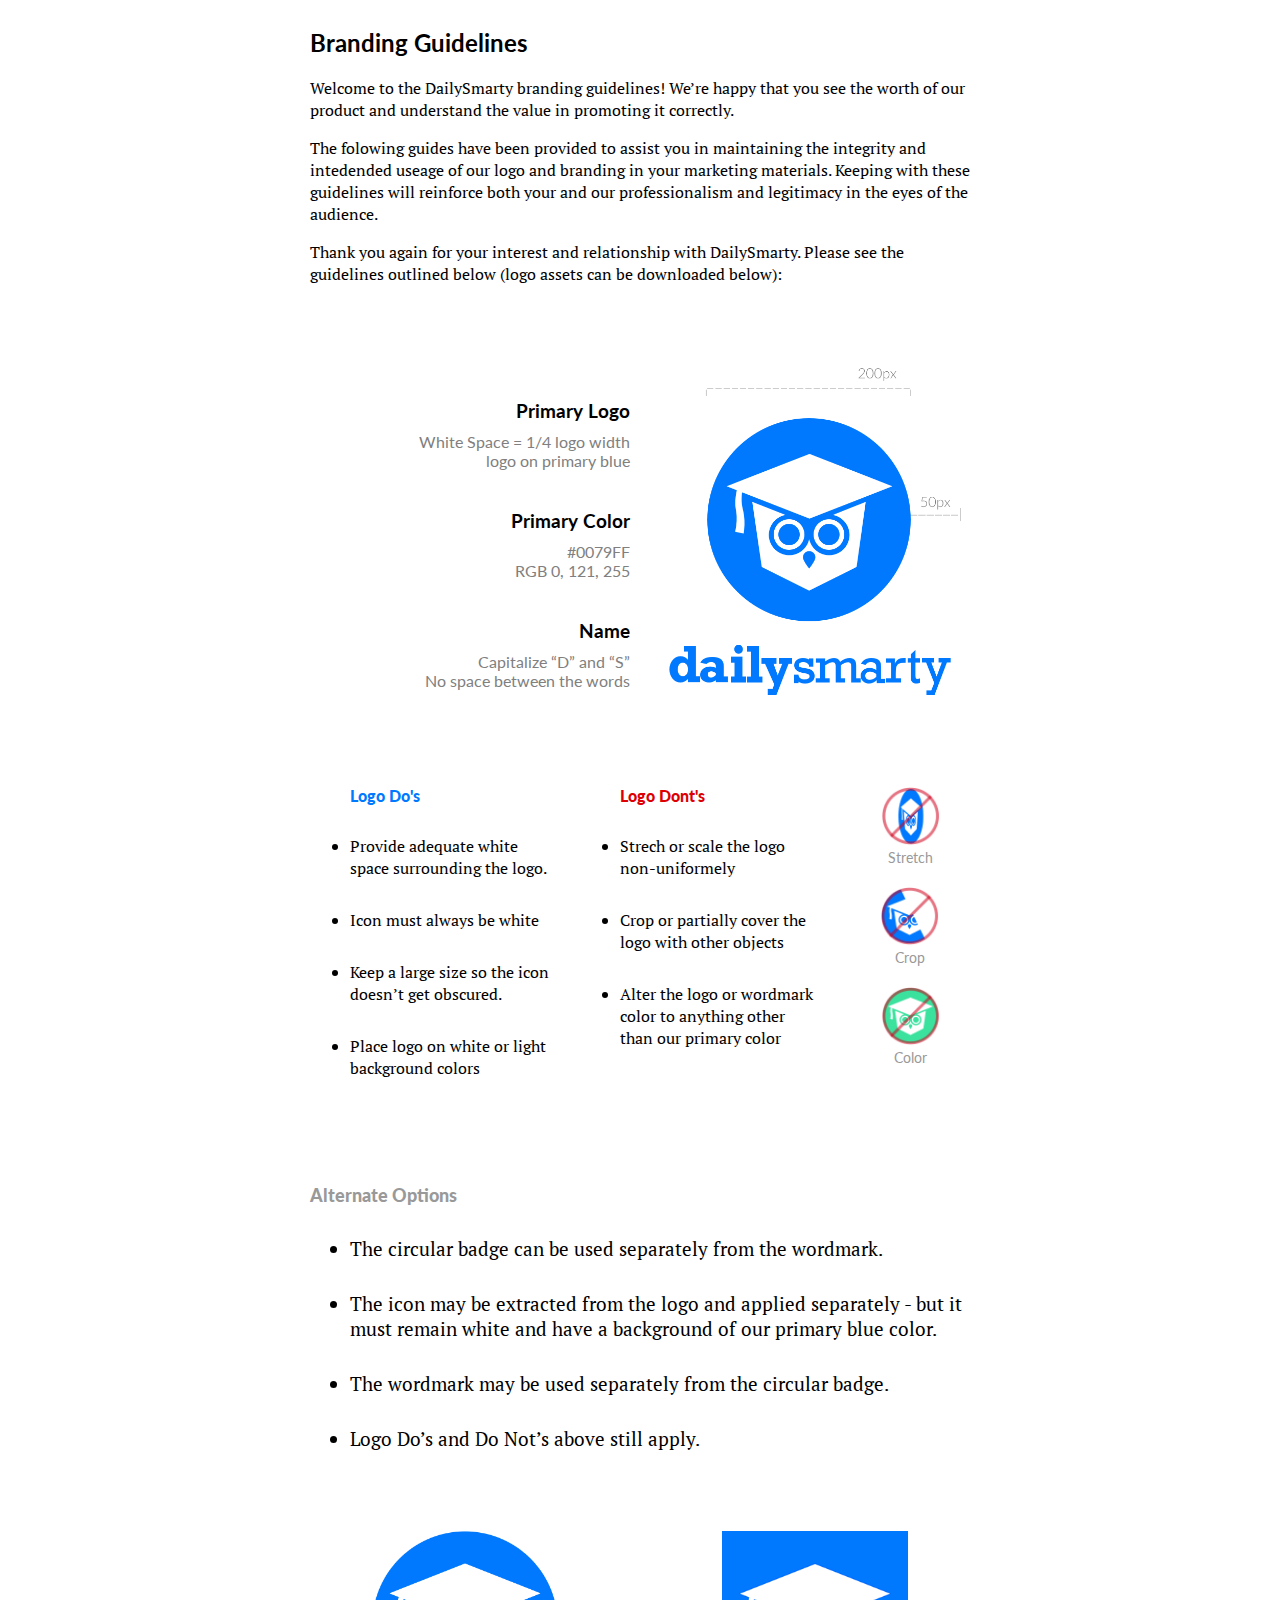
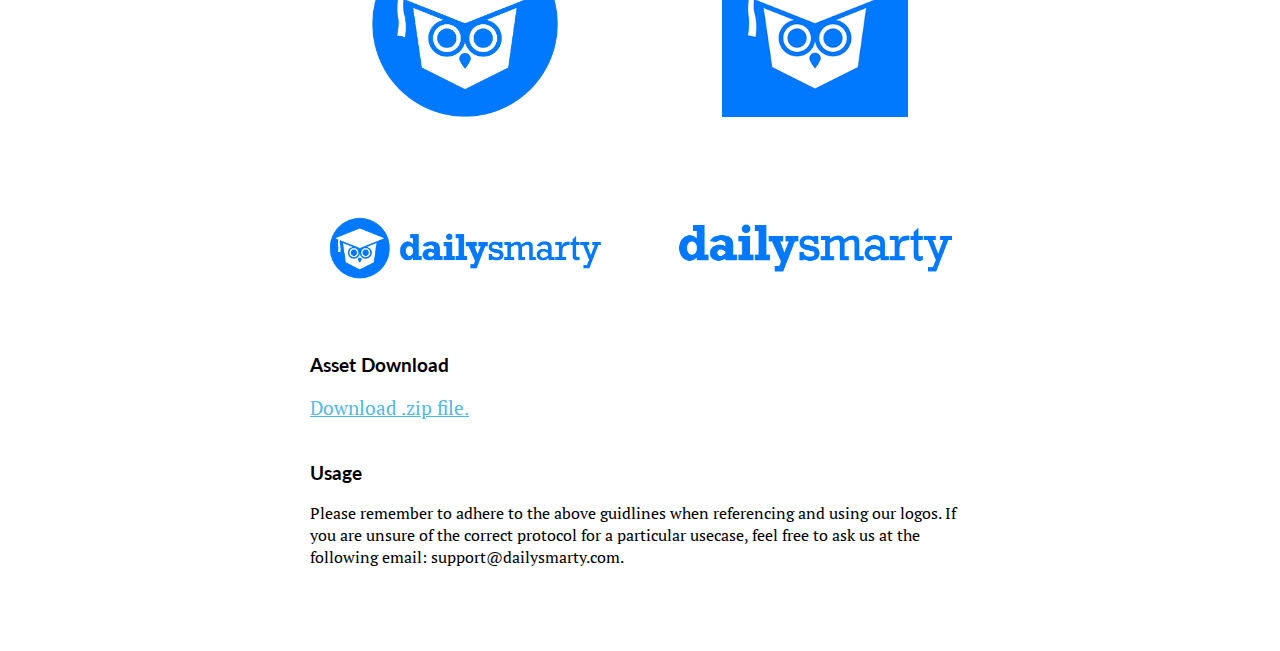
<file: basics/index.html>
<!DOCTYPE html>
<html lang='en'>

<head>
  <meta charset='UTF-8'>
  <title>CSS Grid</title>
  <link href="https://fonts.googleapis.com/css?family=Lato" rel="stylesheet">
  <link href="https://fonts.googleapis.com/css?family=PT+Serif" rel="stylesheet">

  <style>
    body {
      font-family: 'Lato', sans-serif;
      background-color: #ffffff;
    }

    p,
    li {
      font-family: 'PT Serif', serif;
    }

    .container {
      display: flex;
      justify-content: center;
    } 

    .content-wrapper {
      width: 660px;
    }

    .style-details {
      display: grid;
      grid-template-columns: 1fr 1fr;
      grid-gap: 20px;
      margin-top: 75px;
      margin-bottom: 75px;
    }

    .style-details-logo img {
      width: 100%;
    }

    .style-details-text {
      text-align: right;
    }

    .style-details-text div {
      color: #808080;
      font-weight: normal;
    }

    .style-details-text h3 {
      margin-top: 40px;
      margin-bottom: 10px;
    }

    .dos_dont_wrapper {
      margin-top: 75px;
      margin-bottom: 75px;
      display: grid;
      grid-template-columns: 2fr 2fr 1fr;
      grid-gap: 30px;
    }

    .dont_image_box {
      text-align: center;
      margin-bottom: 20px;
    }

    .dont_image_box img {
      width: 50%;
    }

    .dont_image_box div {
      font-size: 14px;
      color: #999999;
    }

    .dos_dont_heading {
      font-weight: 900;
      margin-bottom: 20px;
      margin-left: 40px;
    }

    .blue_text {
      color: #0079ff;
    }

  .red_text {
    color: #dc0004;
  }

  .dos_dont_list li {
    margin-top: 30px;
    margin-bottom: 30px;
    font-size: 16px;
  }

  .alternate_options_wrapper {
    margin-top: 75px;
    margin-bottom: 75px;
  }

  .alternate_options_wrapper h3 {
    color: #999999;
    font-size: 18px;
    font-weight: 900;
  }

  .alternate_options_wrapper li {
    margin-top: 30px;
    margin-bottom: 30px;
    font-size: 19px;
  }

  .alertnate_options_images {
    margin-top: 80px;
    display: grid;
    grid-template-columns: repeat(2, 1fr);
    justify-items: center;
    grid-gap: 100px 40px;
  }

  .image_logos {
    width: 60%;
  }

  .text_logo {
    width: 90%;
  }

  .additional_branding_details {
    margin-top: 75px;
    margin-bottom: 75px;
  }

  .additional_branding_details a {
    color: #4fb8e8;
    font-size: 19px;
  }

  .additional_branding_details p {
    margin-bottom: 42px;
  }
/*smart phone width*/
  @media (max-width: 48em) {
    .style-details, .dos_dont_wrapper {
      grid-template-columns: 1fr;
      grid-gap: 50px;
    }

    .style-details-text {
      text-align: center;
    }
  }
  </style>
</head>

<body>
  <div class="container">


    <div class="content-wrapper">
      <h2>Branding Guidelines</h2>
      <p>Welcome to the DailySmarty branding guidelines! We’re happy that you see the worth of our product and understand the value in promoting it correctly.</p>

      <p>The folowing guides have been provided to assist you in maintaining the integrity and intedended useage of our logo and branding in your marketing materials. Keeping with these guidelines will reinforce both your and our professionalism and legitimacy in the eyes of the audience.</p>

      <p>Thank you again for your interest and relationship with DailySmarty. Please see the guidelines outlined below (logo assets can be downloaded below):</p>
    
      <div class="style-details">
        <div class="style-details-text">
          <h3>Primary Logo</h3>
          <div>White Space = 1/4 logo width</div>
          <div>logo on primary blue</div>

          <h3>Primary Color</h3>
          <div>#0079FF</div>
          <div>RGB 0, 121, 255</div>

          <h3>Name</h3>
          <div>Capitalize “D” and “S”</div>
          <div>No space between the words</div>
        </div>

        <div class="style-details-logo">
          <img src="images/logo-with-margin.png" alt=>
        </div>        
      </div>

      <div class="dos_dont_wrapper">
        <div class="dos_dont_list">
          <div class="dos_dont_heading blue_text">
            Logo Do's
          </div>
        
          <ul>
            <li>Provide adequate white space surrounding the logo.</li>
            <li>Icon must always be white</li>
            <li>Keep a large size so the icon doesn’t get obscured.</li>
            <li>Place logo on white or light background colors</li>
          </ul>
        </div>
        <div class="dos_dont_list">
          <div class="dos_dont_heading red_text">
            Logo Dont's
          </div>

          <ul>
            <li>Strech or scale the logo non-uniformely</li>
            <li>Crop or partially cover the logo with other objects</li>
            <li>Alter the logo or wordmark color to anything other than our primary color</li>
          </ul>
        </div>

        <div class="donts_images">
          <div class="dont_image_box">
            <img src="images/dont_stretch.png" alt="">
            <div>Stretch</div>
          </div>
          <div class="dont_image_box">
            <img src="images/dont_crop.png" alt="">
            <div>Crop</div>
          </div>
          <div class="dont_image_box">
            <img src="images/dont_color.png" alt="">
            <div>Color</div>
          </div> 
        </div>        
      </div>

      <div class="alternate_options_wrapper">
        <h3>Alternate Options</h3>

        <ul>
          <li>The circular badge can be used separately from the wordmark.</li>
          <li>The icon may be extracted from the logo and applied separately - but it must remain white and have a background of our primary blue color.</li>
          <li>The wordmark may be used separately from the circular badge.</li>
          <li>Logo Do’s and Do Not’s above still apply.</li>
        </ul>

        <div class="alertnate_options_images">
          <img class="image_logos" src="images/ds_circle_logo.png" alt="logo">
          <img class="image_logos"  src="images/ds_square_logo.png" alt="logo">
          <img class="text_logo"  src="images/ds_icon_text_logo.png" alt="logo">
          <img class="text_logo"  src="images/ds_text_logo.png" alt="logo">
        </div>
      </div>
      <div class="additional_branding_details">
        <h3>Asset Download</h3>
        <p>
          <a href="#">Download .zip file.</a>
        </p>
        <h3>Usage</h3>

        <p>Please remember to adhere to the above guidlines when referencing and using our logos. If you are unsure of the correct protocol for a particular usecase, feel free to ask us at the following email: support@dailysmarty.com.</p>
      </div>
    </div>

    
  </div>
</body>

</html>
</file>
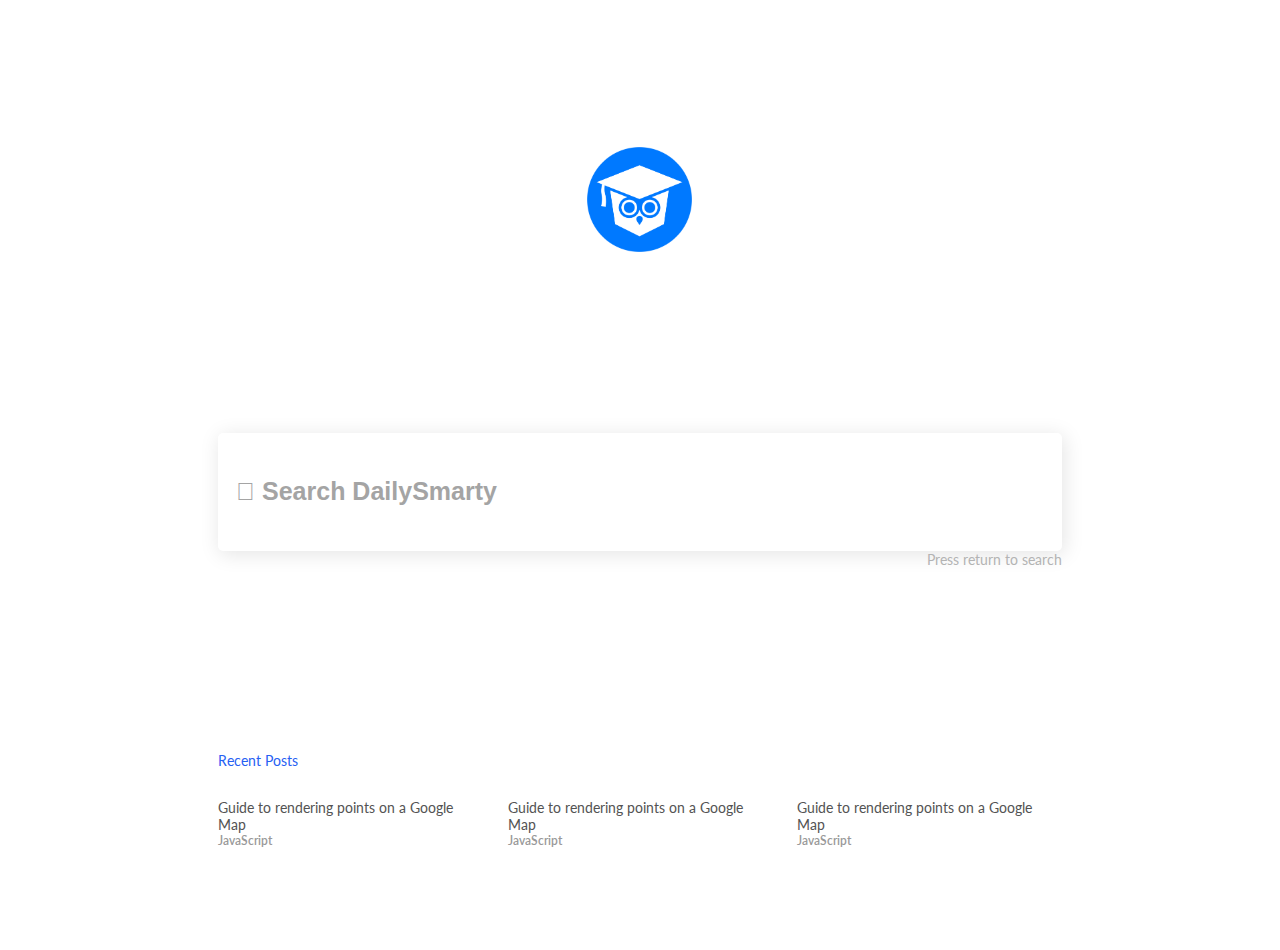
<file: search engine/index.html>
<!DOCTYPE html>
<html lang="en">

<head>
    <meta charset="UTF-8">
    <meta http-equiv="X-UA-Compatible" content="IE=edge">
    <meta name="viewport" content="width=device-width, initial-scale=1.0">
    <title>Front End Search Implementationt</title>
    <link rel="preconnect" href="https://fonts.googleapis.com">
    <link rel="preconnect" href="https://fonts.gstatic.com" crossorigin>
    <link href="https://fonts.googleapis.com/css2?family=Josefin+Sans:wght@600;700&family=Lato&family=Montserrat:wght@200&family=Noto+Sans+Mono&family=Open+Sans:ital,wght@0,700;0,800;1,700&family=Oswald:wght@300;700&family=Roboto&family=Roboto+Slab&family=Ubuntu+Condensed&display=swap" rel="stylesheet">
    <link rel="stylesheet" href="https://use.fontawesome.com/releases/v5.15.4/css/all.css" integrity="sha384-DyZ88mC6Up2uqS4h/KRgHuoeGwBcD4Ng9SiP4dIRy0EXTlnuz47vAwmeGwVChigm" crossorigin="anonymous">
    <link rel="stylesheet" type="text/css" media="screen" href="main.css" />
</head>

<body>

    <div class="container container-homepage">
        <div class="homepage-logo">
            <img src="images/ds_circle_logo.png" alt="logo">
        </div>

        <div class="search-bar homepage-search-bar">
            <input type="text" placeholder="&#xf002; Search DailySmarty">
            <p>Press return to search</p>
        </div>
        

        <div class="recent-posts-wrapper">
            <div class="recent-post-heading">
                Recent Posts 
            </div>

            <div class="recent-posts">
                <div class="recent-post">
                    <div class="recent-post-title">
                        Guide to rendering points on a Google Map
                    </div>
                    <div class="recent-post-category">
                        JavaScript
                    </div>
                </div>
                <div class="recent-post">
                    <div class="recent-post-title">
                        Guide to rendering points on a Google Map
                    </div>
                    <div class="recent-post-category">
                        JavaScript
                    </div>
                </div>
                <div class="recent-post">
                    <div class="recent-post-title">
                        Guide to rendering points on a Google Map
                    </div>
                    <div class="recent-post-category">
                        JavaScript
                    </div>
                </div>
            </div>
        </div>
    </div>
</body>

</html>
</file>
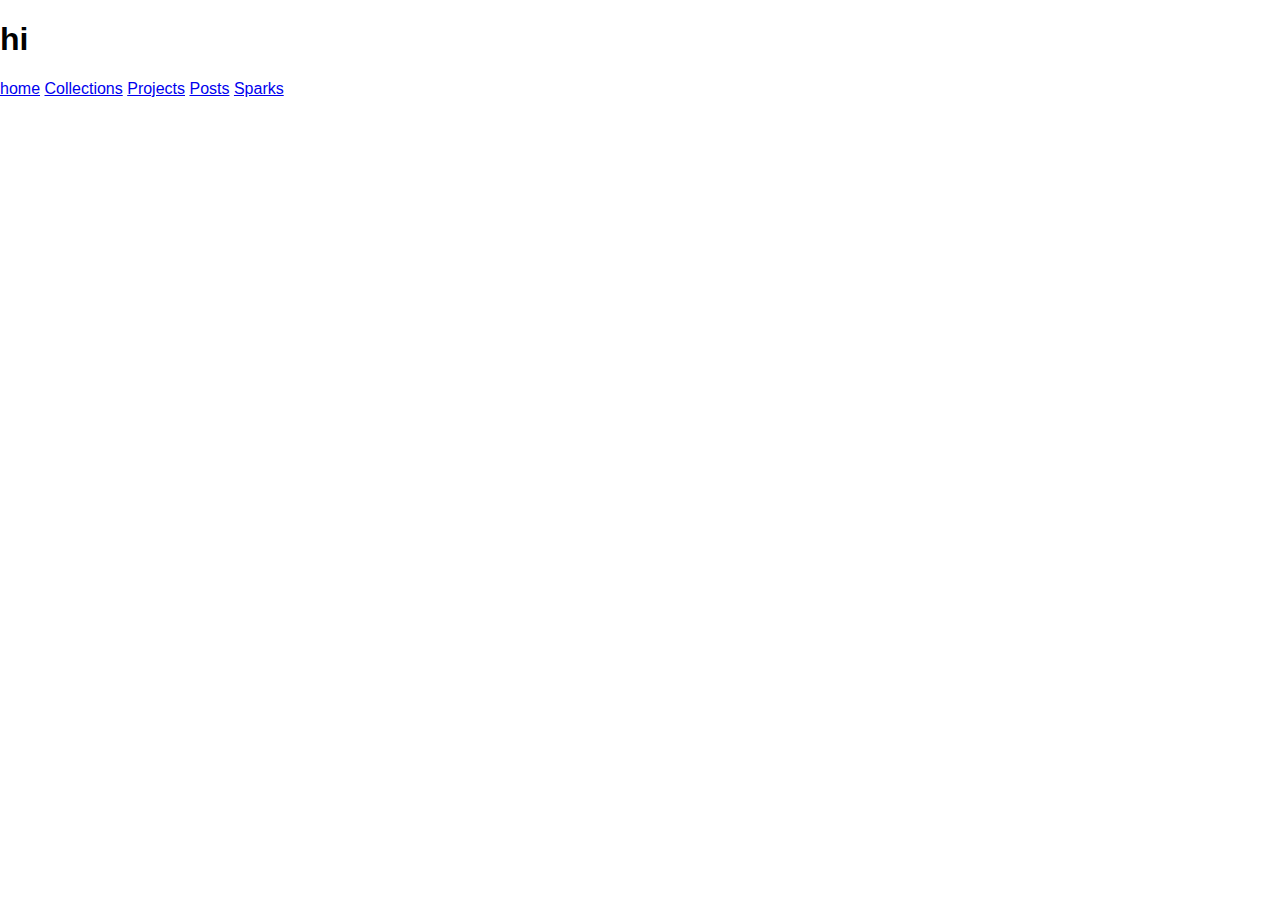
<file: pen.css/Collections.html>
<!DOCTYPE html>
<html lang="en">
<head>
    <meta charset="UTF-8">
    <meta http-equiv="X-UA-Compatible" content="IE=edge">
    <meta name="viewport" content="width=device-width, initial-scale=1.0">
    <title>Collections</title>

    <link rel="stylesheet" href="pen.css">

</head>
<body>
    <h1>hi</h1>

        <a href="Index.html">home</a>
        <a href="Collections.html">Collections</a>
        <a href="Projects.html">Projects</a>
        <a href="Posts.html">Posts</a>
        <a href="Spark.html">Sparks</a>




</body>
</html>
</file>
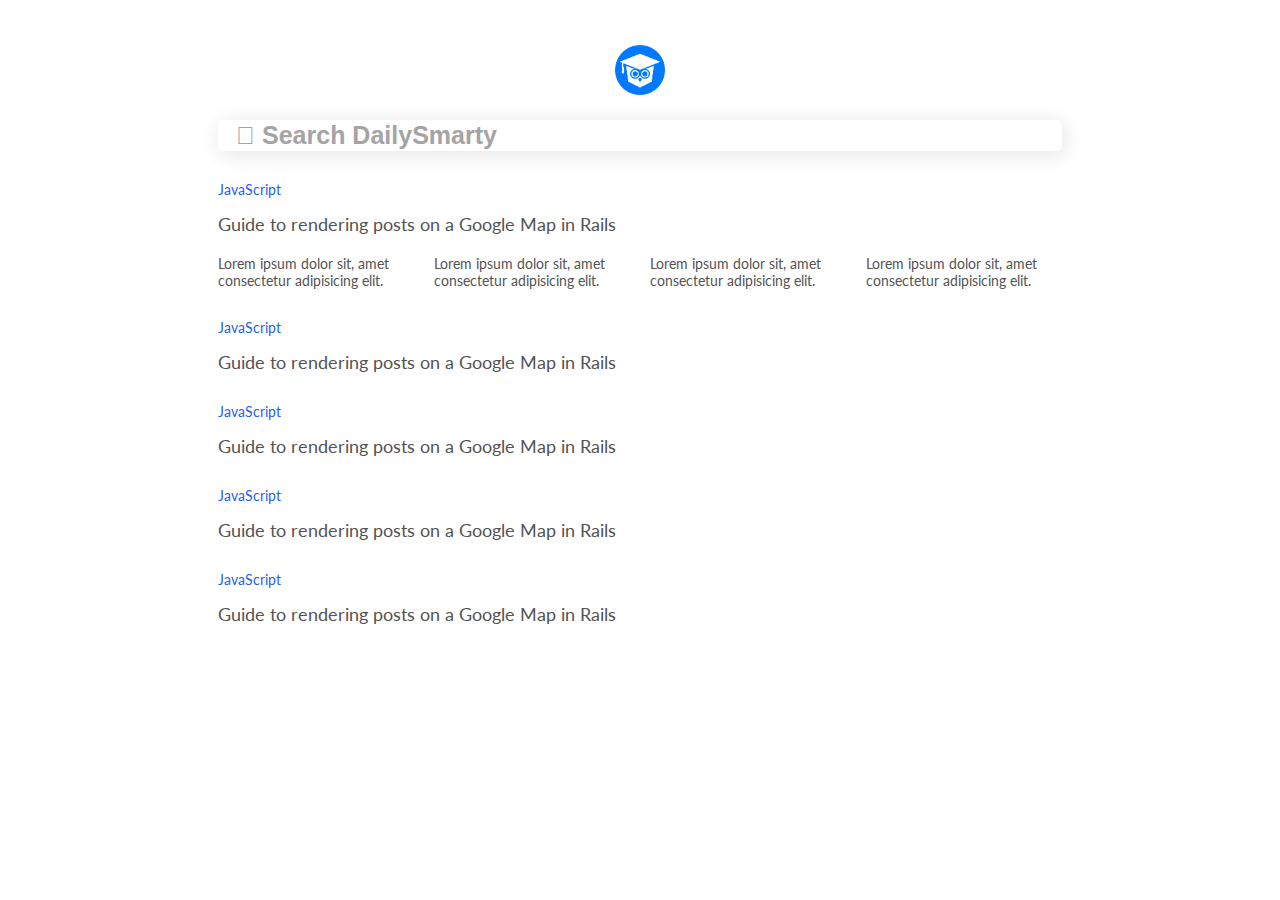
<file: search engine/results.html>
<!DOCTYPE html>
<html lang="en">

<head>
    <meta charset="UTF-8">
    <meta http-equiv="X-UA-Compatible" content="IE=edge">
    <meta name="viewport" content="width=device-width, initial-scale=1.0">
    <title>Front End Search Implementationt Results page</title>
    <link rel="preconnect" href="https://fonts.googleapis.com">
    <link rel="preconnect" href="https://fonts.gstatic.com" crossorigin>
    <link href="https://fonts.googleapis.com/css2?family=Josefin+Sans:wght@600;700&family=Lato&family=Montserrat:wght@200&family=Noto+Sans+Mono&family=Open+Sans:ital,wght@0,700;0,800;1,700&family=Oswald:wght@300;700&family=Roboto&family=Roboto+Slab&family=Ubuntu+Condensed&display=swap" rel="stylesheet">
    <link rel="stylesheet" href="https://use.fontawesome.com/releases/v5.15.4/css/all.css" integrity="sha384-DyZ88mC6Up2uqS4h/KRgHuoeGwBcD4Ng9SiP4dIRy0EXTlnuz47vAwmeGwVChigm" crossorigin="anonymous">
    <link rel="stylesheet" type="text/css" media="screen" href="main.css" />
</head>

<body>

    <div class="container container-results">
        <div class="results-logo">
            <img src="images/ds_circle_logo.png" alt="logo">
        </div>

        <div class="search-bar results-search-bar">
            <input type="text" placeholder="&#xf002; Search DailySmarty">
        </div>
        
        <div class="results-posts-wrapper">
            
            <div class="post">
                <div class="category-name">
                    JavaScript
                </div>

                <div class="result-post-title">
                    <a href="#">
                    Guide to rendering posts on a Google Map in Rails
                    </a>
                </div>
                <div class="result-post-links-wrapper">
                    <a href="#" class="result-post-link">Lorem ipsum dolor sit, amet consectetur adipisicing elit.</a>
                    <a href="#" class="result-post-link">Lorem ipsum dolor sit, amet consectetur adipisicing elit.</a>
                    <a href="#" class="result-post-link">Lorem ipsum dolor sit, amet consectetur adipisicing elit.</a>
                    <a href="#" class="result-post-link">Lorem ipsum dolor sit, amet consectetur adipisicing elit.</a>
                </div>
            </div>
            <div class="post">
                <div class="category-name">
                    JavaScript
                </div>

                <div class="result-post-title">
                    <a href="#">
                    Guide to rendering posts on a Google Map in Rails
                    </a>
                </div>
            </div>
            <div class="post">
                <div class="category-name">
                    JavaScript
                </div>

                <div class="result-post-title">
                    <a href="#">
                    Guide to rendering posts on a Google Map in Rails
                    </a>
                </div>
            </div>
            <div class="post">
                <div class="category-name">
                    JavaScript
                </div>

                <div class="result-post-title">
                    <a href="#">
                    Guide to rendering posts on a Google Map in Rails
                    </a>
                </div>
            </div>
            <div class="post">
                <div class="category-name">
                    JavaScript
                </div>

                <div class="result-post-title">
                    <a href="#">
                    Guide to rendering posts on a Google Map in Rails
                    </a>
                </div>
            </div>
        </div>
    </div>
</body>

</html>
</file>
<file: search engine/main.css>
html {
    font-family: "lato", sans-serif;
    box-sizing: border-box;
    font-size: 62.5%;
}

*,
*::before,
*::after {
    margin: 0;
    box-sizing: inherit;
}

.container {
    display: grid;
    grid-template-rows: repeat(auto-fit, minmax(100px, 1fr));
    grid-template-columns: 1fr 1fr 1fr;
    justify-items: center;
}

.container-results {
    margin-top: 2em;
}

.container-homepage {
    margin-top: 5em;
    align-items: center;
    height: 100vh;
}

.homepage-logo {
    grid-column: 2;
    grid-row: 1;
}

.homepage-logo img {
    width: 10.5rem;
}

.search-bar {
    grid-column: 1/-1;
    grid-row: 2;
}

.search-bar input {
    width: 66vw;
    padding-left: 0.75em;
}

.homepage-search-bar input {
    height: 11.8rem;
}

.result-search-bar input {
    height: 5rem;
    margin-bottom: 1em;
    margin-top: 3em;
}

.search-bar input[type="text"] {
    font-size: 2.5em;
    font-family: "font awesome\ 5 free", Arial, Helvetica, sans-serif;
    font-weight: 600;
    color: #585858;
    box-shadow: 2px 3px 20px 1px rgba(0, 0, 0, 0.1);
    border: 0px solid transparent;
    border-radius: 0.5rem;
}

.search-bar input[type=text]::placeholder {
    font-family: 'font awesome\ 5 free', Arial, Helvetica, sans-serif;
    font-weight: 600;
    color: #a4a4a4;
}

.search-bar input[type=text]:focus {
    outline: none;
    box-shadow: 2px 3px 20px 1px rgba(0, 0, 0, 0.3);
}

.search-bar p {
    color: #b3b3b3;
    font-size: 1.4rem;
    line-height: 1.7rem;
    margin-top: 2.3;
    text-align: right;
}

.recent-posts-wrapper {
    grid-column: 1/-1;
    grid-row: 3;
}

.recent-post-heading {
    color: #2660f3;
    margin-bottom: 3rem;
    font-size: 1.4rem;
}

.recent-posts {
    display: grid;
    width: 66vw;
    grid-template-columns: repeat(auto-fit, minmax(100px, 1fr));
    grid-gap: 2.5rem;
}

.recent-post-title {
    color: #535353;
    font-size: 1.4rem;
}

.recent-post-category {
    color: #999999;
    font-size: 1.2rem;
    font-weight: 600;
}

/*Results page styles*/

.results-posts-wrapper {
    grid-row: 3;
    grid-column: 1/-1;
    width: 66vw;
}

.post {
    margin-top: 3em;
    margin-bottom: 3em;
}

.category-name {
    color: #2660f3;
    margin-bottom: 1.5rem;
    font-size: 1.4rem;
}

.result-post-title a {
    color: #535353;
    text-decoration: none;
    font-size: 1.8rem;
}

.result-post-links-wrapper {
    margin-top: 2rem;
    display: grid;
    grid-template-columns: repeat(auto-fit, minmax(100px, 1fr));
    grid-gap: 2rem;
}

.result-post-link {
    color: #535353;
    text-decoration: none;
    font-size: 1.4rem;
}

.result-post-link:hover {
    text-decoration: underline;
}

.results-logo {
    grid-row: 1;
    grid-column: 2;
    display: flex;
    justify-content: center;
    align-items: center;
}

.results-logo img {
    width: 50px;
}
</file>
<file: pen.css/pen.css>
body {
  margin: 0px;
  padding: 0px;
  font-family: "Lato", sans-serif;
}

.navigation-wrapper {
  height: 105px;
  background-color: #000;
  color: #f8f8f8;
  display: flex;
}

.navigation-wrapper > .left-column img {
  width: 216px;
  height: 40px;
  padding-top: 35px;
  padding-left:  20px;
  
}

.center-column-link {
    display: flex;
    flex-wrap: wrap;
    justify-content: space-between;
    align-content: center;
    text-decoration-color: #f8f8f8;
    font-weight: 600;
    color: #f8f8f8;
    padding: 0px 40px;
}

.center-column-link > .header {
  color: #ffff00;
  flex-basis: 100%;
}

.nav-link a {
  text-decoration: none;
  color: #f8f8f8;
  font-family: inherit;
  font-size: 20px;
  font-weight: 600;
}

.nav-link-spark a {
  text-decoration: none;
  color: #848482;
  font-family: inherit;
  font-size: 20px;
  font-weight: 600;
  padding-left: 15px;
}

.nav-link-spark i {
  padding-left: 10px;
}

.right-column {
    display: flex;
    justify-content: flex-end;
    flex-grow: 1;
    align-items: center;
    background-color: #000;
    padding-right: 20px;
}

.square_btn {
  height: 40px;
  display: inline-block;
  justify-items: center;
  border-radius: 6px;
  padding: 0.3em 1em;
  text-decoration: none;
  background-color: #55595f;
  color: #f8f8f8;
  border: solid 3px #000;
  transition: .4s;
  font-size: 25px;
}

.square_btn:hover {
  opacity: 0.3;
  color: white;
}

.square_btn > .fa-chevron-down {
  color:#00fa9a;
  padding-left: 10px;
}

.fa-search {
  font-size: 2.5em;
  vertical-align: -webkit-baseline-middle;
  background-color: #000;
  color: #55595f;
  padding-block: 20px;
  padding: 10px;
}

.hero-wrapper-section {
  background-color:#55595f; 
  background-image: linear-gradient(135deg,#55595f, #000);
  margin: 0px;
  padding: 0px;
  color: #f8f8f8;
  font-size: 1.5em;
  display: flex;
  justify-content: center;
  align-items: flex-end;
}

.hero-left-column {
  height: 100%;
  display: flex;
  flex-direction: column;
  justify-content: center;
  align-items: flex-start;
  font-family: "montserrat", sans-serif;
  font-weight: 600;
  font-size: 1.5em;
  margin: 0px 20px;
  padding-left: 30px;
  padding-bottom: 100px;
}

.left-column-content {
  font-family: "Lato", sans-serif;
  font-weight: 900;
}

.hero-button-wrapper {
  display: flex;
  flex-direction: row;
  justify-items: flex-start;
  align-items: center;
}

.hero-btn-left {
  height: 75px;
  width: 250px;
  padding: 5px;
  margin: 10px;
  font-family: "lato", sans-serif;
  font-size: 30px;
  font-weight: 800;
  border-radius: 6px;
  background-color: #00fa9a;
  border-color: #00fa9a;
}

.hero-btn-right {
  height: 75px;
  width: 250px;
  padding: 5px;
  margin: 10px;
  font-family: "lato", sans-serif;
  font-size: 30px;
  font-weight: 800;
  border-radius: 6px;
  border-color: #000;
  background-color: #000;
  color: #f8f8f8
}

.right-column-content {
  color: #87cefa;
}

.hero-right-column img {
  width: 600px;
  height: 100%;
  padding: 2px;
}


.footer-nav-wrapper {
  height: 175px;
  margin: 0px;
  padding: 0px;
  display: flex;
  align-content: center;
  background-color: #000;
}

.footer-nav-wrapper > .button {
  background-color: #55595f; 
  border: 1px solid #f8f8f8;
  color: #f8f8f8;
  padding: 15px 32px;
  text-align: center;
  text-decoration: none;
  display: inline-block;
  justify-content: center;
  float: none;
}

.footer-nav-wrapper .button:hover {
  opacity: 0.3;
}

.footer-btn {
  height: 70px;
  width: 100%;
  color: #f8f8f8;
  background-color: #55595f; 
  font-family: "lato",sans-serif;
  font-size: 1.25rem;
  font-weight: 600;
}

.footer-btn-content {
  font-family: "open sans",sans-serif;
  font-weight: 800;
}
</file>
